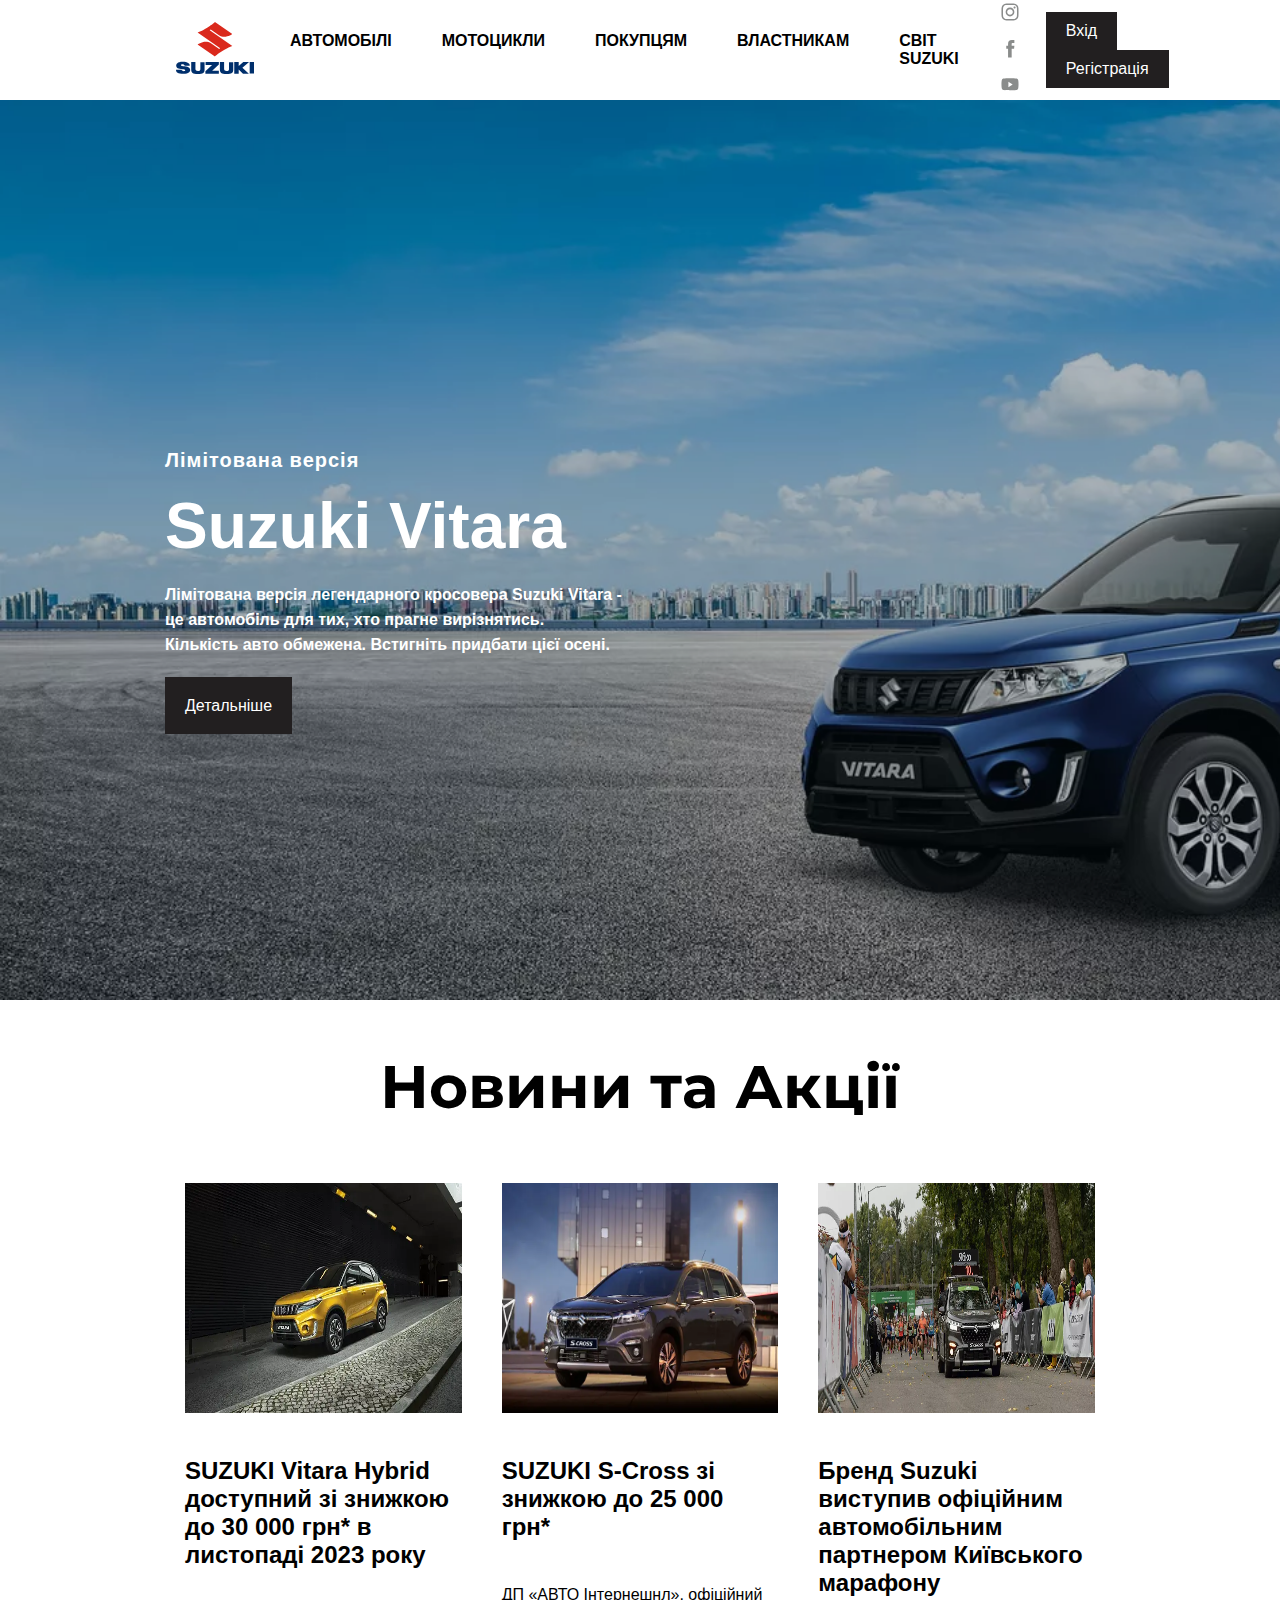
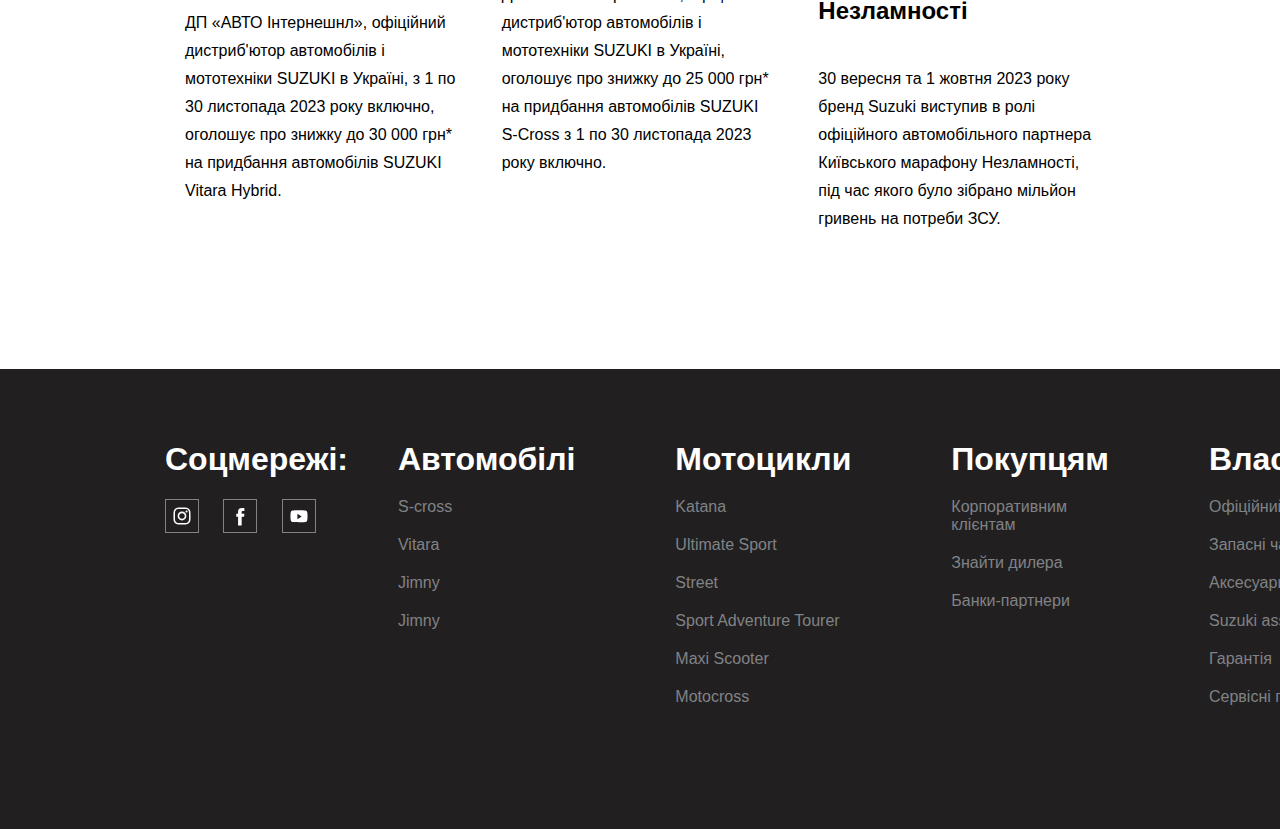
<file: index.html>
<!DOCTYPE html>
<html lang="uk">

<head>
    <meta charset="UTF-8">
    <meta name="viewport" content="width=device-width, initial-scale=1.0">
    <link rel="stylesheet" href="./css/style.css">
    <link rel="preconnect" href="https://fonts.googleapis.com">
    <link rel="preconnect" href="https://fonts.gstatic.com" crossorigin>
    <link
        href="https://fonts.googleapis.com/css2?family=Montserrat&family=Open+Sans:wght@400;600;700&family=Tinos&display=swap"
        rel="stylesheet">
    <title>Головна</title>
</head>

<body>
    <header class="header">
        <div class="container">
            <div class="header-line">
                <div class="header-logo">
                    <a href="./index.html"><img src="./images/logo.svg" alt="logo"></a>
                </div>
                <nav class="nav">
                    <a class="nav-item" href="./pages/auto.html">АВТОМОБІЛІ</a>
                    <a class="nav-item" href="./pages/moto.html">МОТОЦИКЛИ</a>
                    <a class="nav-item" href="#">ПОКУПЦЯМ</a>
                    <a class="nav-item" href="#">ВЛАСТНИКАМ</a>
                    <a class="nav-item" href="#">СВІТ SUZUKI</a>
                </nav>
                <div class="header-social">
                    <a class="header-social-link" href="https://www.instagram.com/"><img src="./images/insta.svg"
                            alt="instagram"></a>
                    <a class="header-social-link" href="https://uk-ua.facebook.com/"><img src="./images/facebook.svg"
                            alt="facebook"></a>
                    <a class="header-social-link" href="https://www.youtube.com/"><img src="./images/youtube.svg"
                            alt="youtube"></a>
                </div>
                <div class="user">
                    <p class="login">Вхід</p>
                <p class="reg">Регістрація</p>
                </div>
            </div>
        </div>
        <div class="header-down">
            <div class="container">
                <div class="header-info">
                    <h2 class="header-suptitle">Лімітована версія<h2>
                            <h1 class="header-title">Suzuki Vitara</h1>
                            <p class="header-subtitle">Лімітована версія легендарного кросовера Suzuki Vitara - <br> це
                                автомобіль для
                                тих, хто прагне вирізнятись.
                                <br>Кількість авто обмежена. Встигніть придбати цієї осені.
                            <p>
                                <a class="button" href="./pages/auto.html">Детальніше</a>
                </div>
            </div>
        </div>
    </header>
    <section class="news">
        <div class="container">
            <h1 class="news-title">Новини та Акції</h1>
            <div class="cards">
                <div class="card">
                    <img class="card-image" src="./images/card-car1.webp" alt="card-car1">
                    <h1 class="card-title">SUZUKI Vitara Hybrid доступний зі знижкою до 30 000 грн* в листопаді 2023
                        року</h1>
                    <p class="card-subtitle">ДП «АВТО Інтернешнл», офіційний дистриб'ютор автомобілів і мототехніки
                        SUZUKI в Україні, з 1 по
                        30 листопада 2023 року включно, оголошує про знижку до 30 000 грн* на придбання автомобілів
                        SUZUKI Vitara Hybrid. </p>
                </div>
                <div class="card">
                    <img class="card-image" src="./images/card-car2.webp" alt="card-car1">
                    <h1 class="card-title">SUZUKI S-Cross зі знижкою до 25 000 грн* </h1>
                    <p class="card-subtitle">ДП «АВТО Інтернешнл», офіційний дистриб'ютор автомобілів і мототехніки
                        SUZUKI в Україні, оголошує про знижку до 25 000 грн* на придбання автомобілів SUZUKI S-Cross з 1
                        по 30 листопада 2023 року включно. </p>
                </div>
                <div class="card">
                    <img class="card-image" src="./images/card-car3.webp" alt="card-car1">
                    <h1 class="card-title">Бренд Suzuki виступив офіційним автомобільним партнером Київського марафону
                        Незламності </h1>
                    <p class="card-subtitle">30 вересня та 1 жовтня 2023 року бренд Suzuki виступив в ролі офіційного
                        автомобільного партнера Київського марафону Незламності, під час якого було зібрано мільйон
                        гривень на потреби ЗСУ.</p>

                </div>
            </div>
        </div>
    </section>
    <footer>
        <div class="container">
            <div class="footer-row">
                <div class="footer-social">
                    <h1 class="footer-title">Соцмережі:</h1>
                    <div class="footer-images">
                        <a href="https://www.instagram.com/"><img class="footer-img" src="./images/insta_white.svg" alt="logo-instagram"></a>
                        <a href="https://uk-ua.facebook.com/"><img class="footer-img" src="./images/fb_white.svg" alt="logo-facebook"></a>
                        <a href="https://www.youtube.com/"><img class="footer-img" src="./images/youtube_white.svg" alt="logo-youtobe"></a>
                    </div>
                </div>
                <nav class="footer-nav">
                    <div class="footer-nav-category">
                        <h1 class="footer-nav-title">Автомобілі</h1>
                        <ul class="footer-nav-list">
                            <li>
                                <a class="footer-link" href="./pages/auto.html">S-cross</a>

                            </li>
                            <li>
                                <a  class="footer-link" href="./pages/auto.html">Vitara</a>

                            </li>
                            <li>
                                <a class="footer-link" href="./pages/auto.html">Jimny</a>

                            </li>
                            <li>
                                <a  class="footer-link" href="./pages/auto.html">Jimny</a>

                            </li>
                        </ul>
                    </div>
                    <div class="footer-nav-category">
                        <h1 class="footer-nav-title">Мотоцикли</h1>
                        <ul class="footer-nav-list">
                            <li>
                                <a class="footer-link" href="./pages/moto.html">Katana</a>

                            </li>
                            <li>
                                <a class="footer-link" href="./pages/moto.html">Ultimate Sport</a>

                            </li>
                            <li>
                                <a class="footer-link"href="./pages/moto.html">Street</a>

                            </li>
                            <li>
                                <a class="footer-link" href="./pages/moto.html">Sport Adventure Tourer</a>

                            </li>
                            <li>
                                <a class="footer-link" href="./pages/moto.html">Maxi Scooter</a>

                            </li>
                            <li>
                                <a class="footer-link" href="./pages/moto.html">Motocross</a>

                            </li>
                        </ul>
                    </div>
                    <div class="footer-nav-category">
                        <h1 class="footer-nav-title">Покупцям</h1>
                        <ul class="footer-nav-list">
                            <li>
                                <a class="footer-link" href="#">Корпоративним клієнтам</a>

                            </li>
                            <li>
                                <a class="footer-link" href="#">Знайти дилера</a>

                            </li>
                            <li>
                                <a  class="footer-link" href="#">Банки-партнери</a>

                            </li>
                        </ul>
                    </div>
                    <div class="footer-nav-category">
                        <h1 class="footer-nav-title">Власникам</h1>
                        <ul class="footer-nav-list">
                            <li>
                                <a  class="footer-link" href="#">Офіційний сервіс</a>

                            </li>
                            <li>
                                <a  class="footer-link" href="#">Запасні частини</a>

                            </li>
                            <li>
                                <a class="footer-link" href="#">Аксесуари</a>

                            </li>
                            <li>
                                <a class="footer-link" href="#">Suzuki assistance</a>

                            </li>
                            
                            <li>
                                <a class="footer-link" href="#">Гарантія</a>

                            </li>
                            <li>
                                <a class="footer-link" href="#">Сервісні програми</a>

                            </li>
                        </ul>
                    </div>
                    <div class="footer-nav-category">
                        <h1 class="footer-nav-title">Світ Suzuki</h1>
                        <ul class="footer-nav-list">
                            <li>
                                <a  class="footer-link" href="#">Новини та Акції</a>

                            </li>
                            <li>
                                <a  class="footer-link" href="#">Про компанію</a>

                            </li>
                            <li>
                                <a class="footer-link" href="#">Змі про нас</a>

                            </li>
                            <li>
                                <a class="footer-link" href="#">Історія</a>

                            </li>
                            <li>
                                <a class="footer-link" href="#">Контакти</a>

                            </li>
                        </ul>
                    </div>
                </nav>
            </div>
        </div>
    </footer>
</body>

</html>
</file>
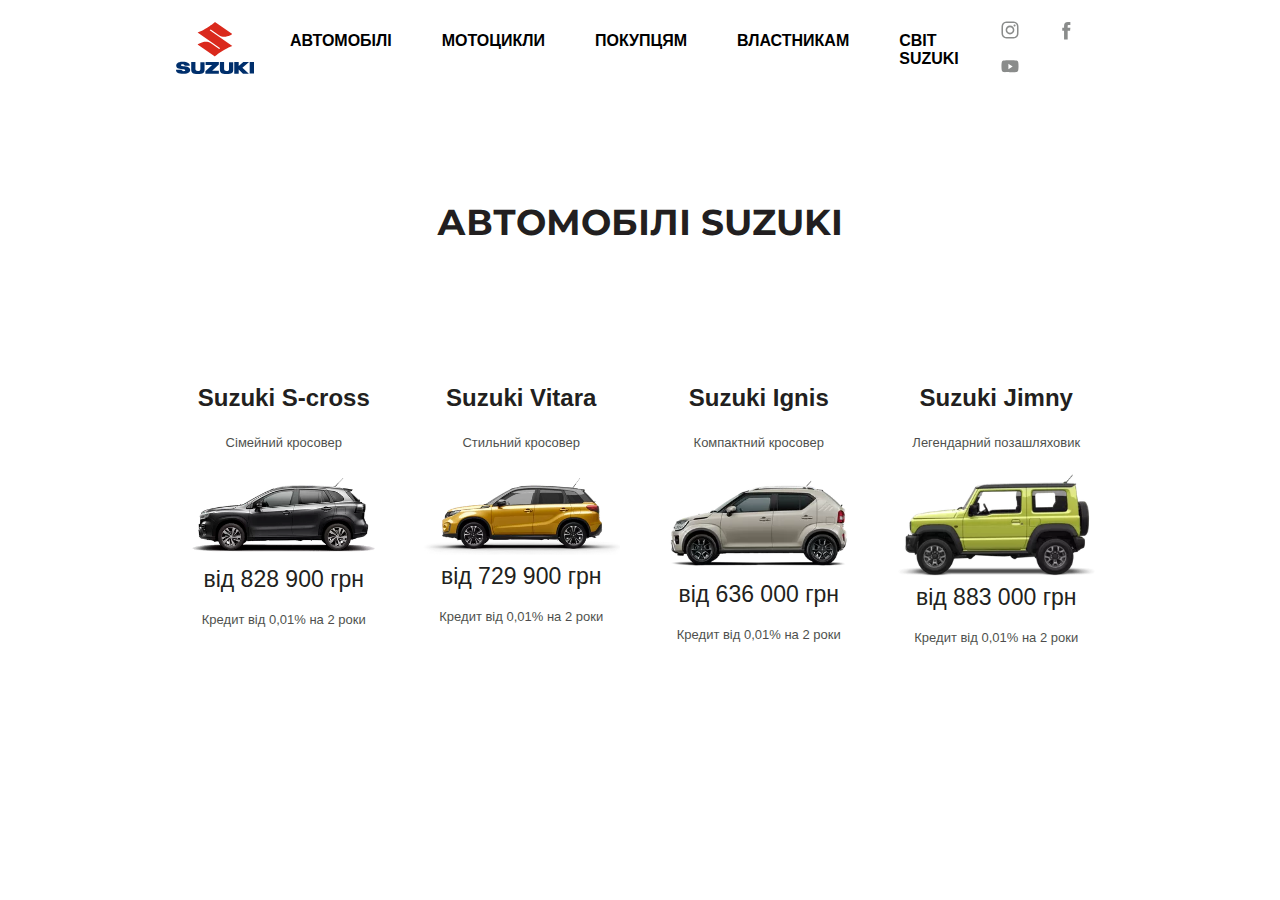
<file: pages/auto.html>
<!DOCTYPE html>
<html lang="uk">

<head>
    <meta charset="UTF-8">
    <meta name="viewport" content="width=device-width, initial-scale=1.0">
    <link rel="stylesheet" href="../css/style.css">
    <link rel="preconnect" href="https://fonts.googleapis.com">
    <link rel="preconnect" href="https://fonts.gstatic.com" crossorigin>
    <link
        href="https://fonts.googleapis.com/css2?family=Montserrat&family=Open+Sans:wght@400;600;700&family=Tinos&display=swap"
        rel="stylesheet">
    <title>Автомобілі</title>
</head>

<body>
    <header class="header">
        <div class="container">
            <div class="header-line">
                <div class="header-logo">
                    <a href="../index.html"><img src="../images/logo.svg" alt="logo"></a>
                </div>
                <nav class="nav">
                    <a class="nav-item" href="./auto.html">АВТОМОБІЛІ</a>
                    <a class="nav-item" href="./moto.html">МОТОЦИКЛИ</a>
                    <a class="nav-item" href="#">ПОКУПЦЯМ</a>
                    <a class="nav-item" href="#">ВЛАСТНИКАМ</a>
                    <a class="nav-item" href="#">СВІТ SUZUKI</a>
                </nav>
                <div class="header-social">
                    <a class="header-social-link" href="https://www.instagram.com/"><img src="../images/insta.svg"
                            alt="instagram"></a>
                    <a class="header-social-link" href="https://uk-ua.facebook.com/"><img src="../images/facebook.svg"
                            alt="facebook"></a>
                    <a class="header-social-link" href="https://www.youtube.com/"><img src="../images/youtube.svg"
                            alt="youtube"></a>
                </div>
            </div>
        </div>
    </header>
    <section class="main">
        <div class="container">
            <h1 class="main-title">АВТОМОБІЛІ SUZUKI</h1>
        <div class="cars">
            <div class="car">
                <h1 class="car-title">Suzuki S-cross</h1>
                <p class="car-subtitle">Сімейний кросовер</p>
                <img src="../images/sellcar1.webp" alt="Suzuki S-cross" class="car-image">
                <h2 class="car-price">від 828 900 грн</h2>
                <p class="car-credit">Кредит від 0,01% на 2 роки</p>
            </div>
            <div class="car">
                <h1 class="car-title">Suzuki Vitara</h1>
                <p class="car-subtitle">Стильний кросовер</p>
                <img src="../images/sellcar2.webp" alt="Suzuki Vitara" class="car-image">
                <h2 class="car-price">від 729 900 грн</h2>
                <p class="car-credit">Кредит від 0,01% на 2 роки</p>
            </div>
            <div class="car">
                <h1 class="car-title">Suzuki Ignis</h1>
                <p class="car-subtitle">Компактний кросовер</p>
                <img src="../images/sellcar3.webp" alt="Suzuki Ignis" class="car-image">
                <h2 class="car-price">від 636 000 грн</h2>
                <p class="car-credit">Кредит від 0,01% на 2 роки</p>
            </div>
            <div class="car">
                <h1 class="car-title">Suzuki Jimny</h1>
                <p class="car-subtitle">Легендарний позашляховик</p>
                <img src="../images/sellcar4.webp" alt="Suzuki Jimny" class="car-image">
                <h2 class="car-price">від 883 000 грн</h2>
                <p class="car-credit">Кредит від 0,01% на 2 роки</p>
            </div>
        </div>
        </div>
    </section>
</body>

</html>
</file>
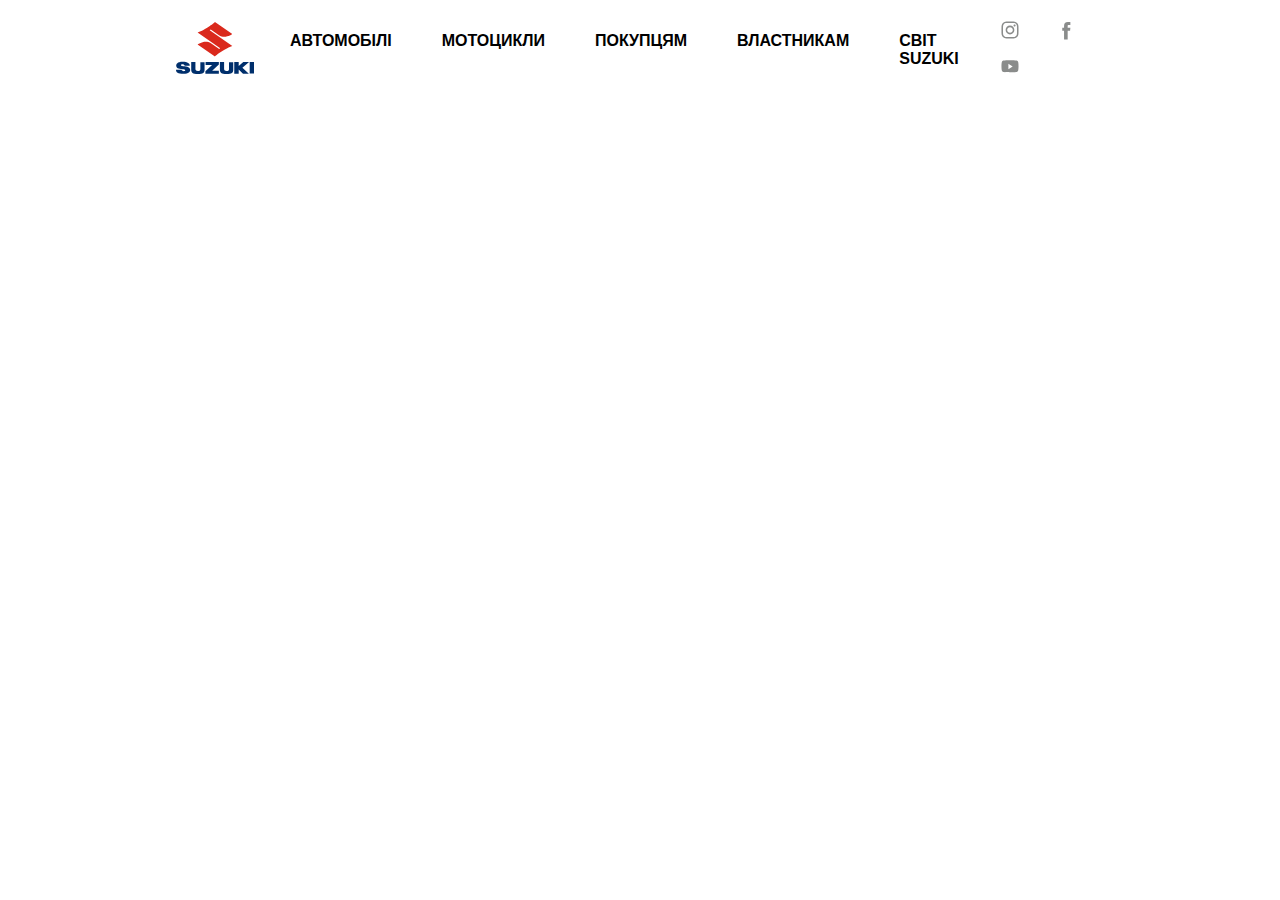
<file: pages/buyers.html>
<!DOCTYPE html>
<html lang="uk">
<head>
    <meta charset="UTF-8">
    <meta name="viewport" content="width=device-width, initial-scale=1.0">
    <link rel="stylesheet" href="../css/style.css">
    <title>Document</title>
</head>
<body>
    <header class="header">
        <div class="container">
            <div class="header-line">
                <div class="header-logo">
                    <a href="../index.html"><img src="../images/logo.svg" alt="logo"></a>
                </div>
                <nav class="nav">
                    <a class="nav-item" href="./auto.html">АВТОМОБІЛІ</a>
                    <a class="nav-item" href="./moto.html">МОТОЦИКЛИ</a>
                    <a class="nav-item" href="./buyers.html">ПОКУПЦЯМ</a>
                    <a class="nav-item" href="#">ВЛАСТНИКАМ</a>
                    <a class="nav-item" href="#">СВІТ SUZUKI</a>
                </nav>
                <div class="header-social">
                    <a class="header-social-link" href="https://www.instagram.com/"><img src="../images/insta.svg"
                            alt="instagram"></a>
                    <a class="header-social-link" href="https://uk-ua.facebook.com/"><img src="../images/facebook.svg"
                            alt="facebook"></a>
                    <a class="header-social-link" href="https://www.youtube.com/"><img src="../images/youtube.svg"
                            alt="youtube"></a>
                </div>
            </div>
        </div>
    </header>
</body>
</html>
</file>
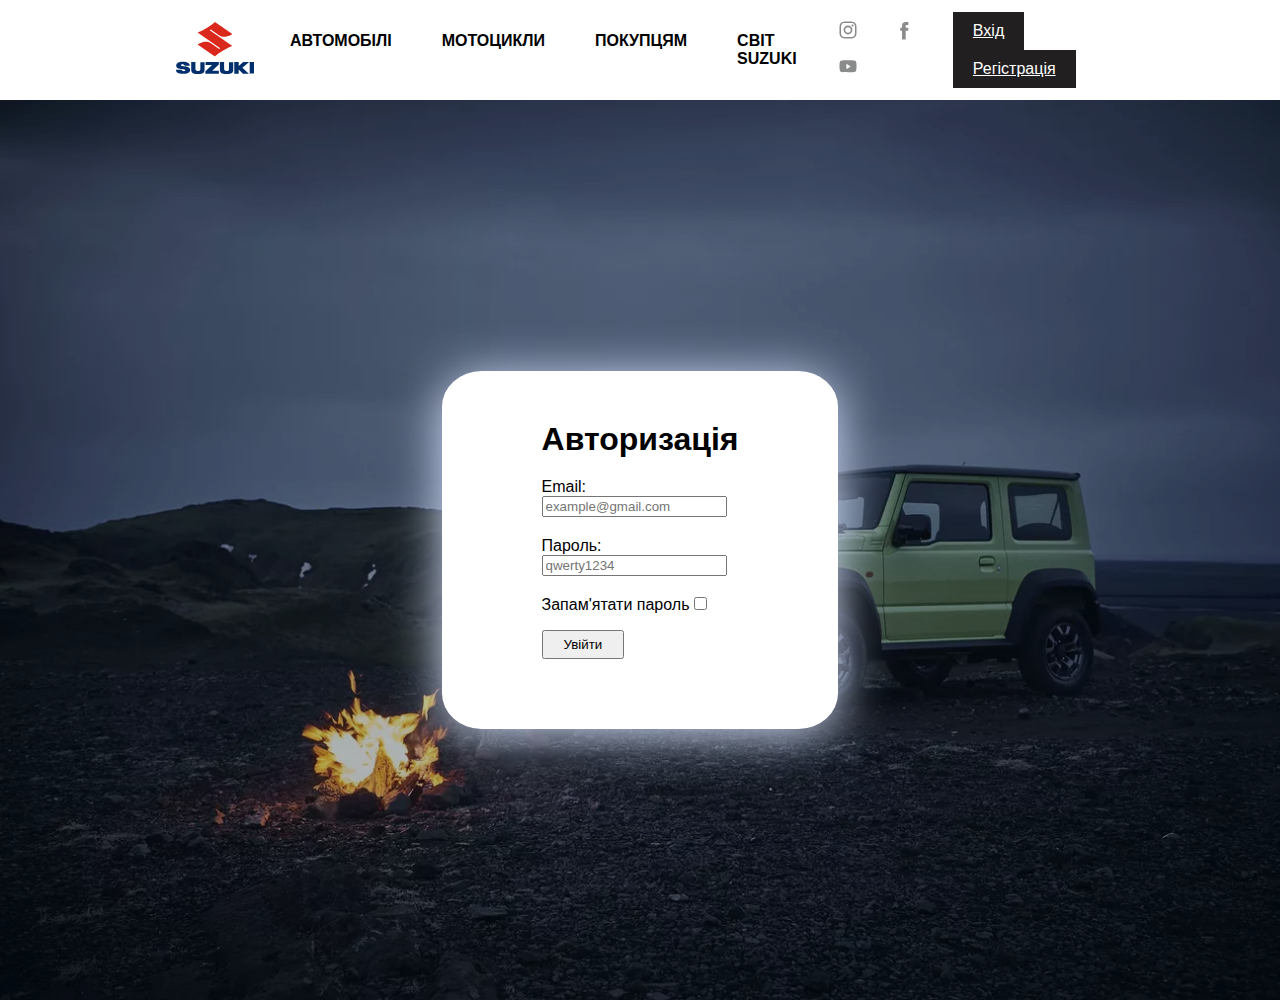
<file: pages/login.html>
<!DOCTYPE html>
<html lang="uk">

<head>
    <meta charset="UTF-8">
    <meta name="viewport" content="width=device-width, initial-scale=1.0">
    <link rel="stylesheet" href="../css/style.css">
    <title>Авторизація</title>
</head>
<style>
    h1,
    label,
    input {
        margin-bottom: 20px;
    }

    button {
        padding: 20px;
    }

    form {
        position: relative;
        z-index: 2;
        max-width: 415px;
        background-color: #fff;
        box-shadow: 0px 6px 50px rgb(217, 229, 255);
        padding: 50px 100px;
        border-radius: 10%;
    }

    * {
        margin: 0;
    }

    .header-down {
        background-image: url(../images/log_regcar.webp);
        display: flex;
        flex-direction: column;
        justify-content: center;
        align-items: center;
        height: 100vh;
    }
</style>

<body>
    <header class="header">
        <div class="container">
            <div class="header-line">
                <div class="header-logo">
                    <a href="../index.html"><img src="../images/logo.svg" alt="logo"></a>
                </div>
                <nav class="nav">
                    <a class="nav-item" href="./auto.html">АВТОМОБІЛІ</a>
                    <a class="nav-item" href="./moto.html">МОТОЦИКЛИ</a>
                    <a class="nav-item" href="./buyers.html">ПОКУПЦЯМ</a>
                    <a class="nav-item" href="./suzuki.html">СВІТ SUZUKI</a>
                </nav>
                <div class="header-social">
                    <a class="header-social-link" href="https://www.instagram.com/"><img src="../images/insta.svg"
                            alt="instagram"></a>
                    <a class="header-social-link" href="https://uk-ua.facebook.com/"><img src="../images/facebook.svg"
                            alt="facebook"></a>
                    <a class="header-social-link" href="https://www.youtube.com/"><img src="../images/youtube.svg"
                            alt="youtube"></a>
                </div>
                <div class="header-buttons">
                    <a class="login" href="../pages/login.html">Вхід</a>
                    <a class="reg" href="../pages/reg.html">Регістрація</a>
                </div>
            </div>
        </div>
        <div class="header-down">
            <div class="container">
                <div class="header-log">
                    <form action="../index.html">
                        <h1>Авторизація</h1>
                        <label>Email: <br> <input type="email" name="email" placeholder="example@gmail.com"></label>
                        <br>
                        <label>Пароль: <br> <input type="password" name="password" placeholder="qwerty1234"></label>
                        <br>
                        <label>Запам'ятати пароль <input type="checkbox" name="savepassword" id=""></label> <br>
                        <input style="padding: 5px 20px;" type="submit" value="Увійти">
                    </form>
                </div>
            </div>
        </div>
    </header>

</body>

</html>
</file>
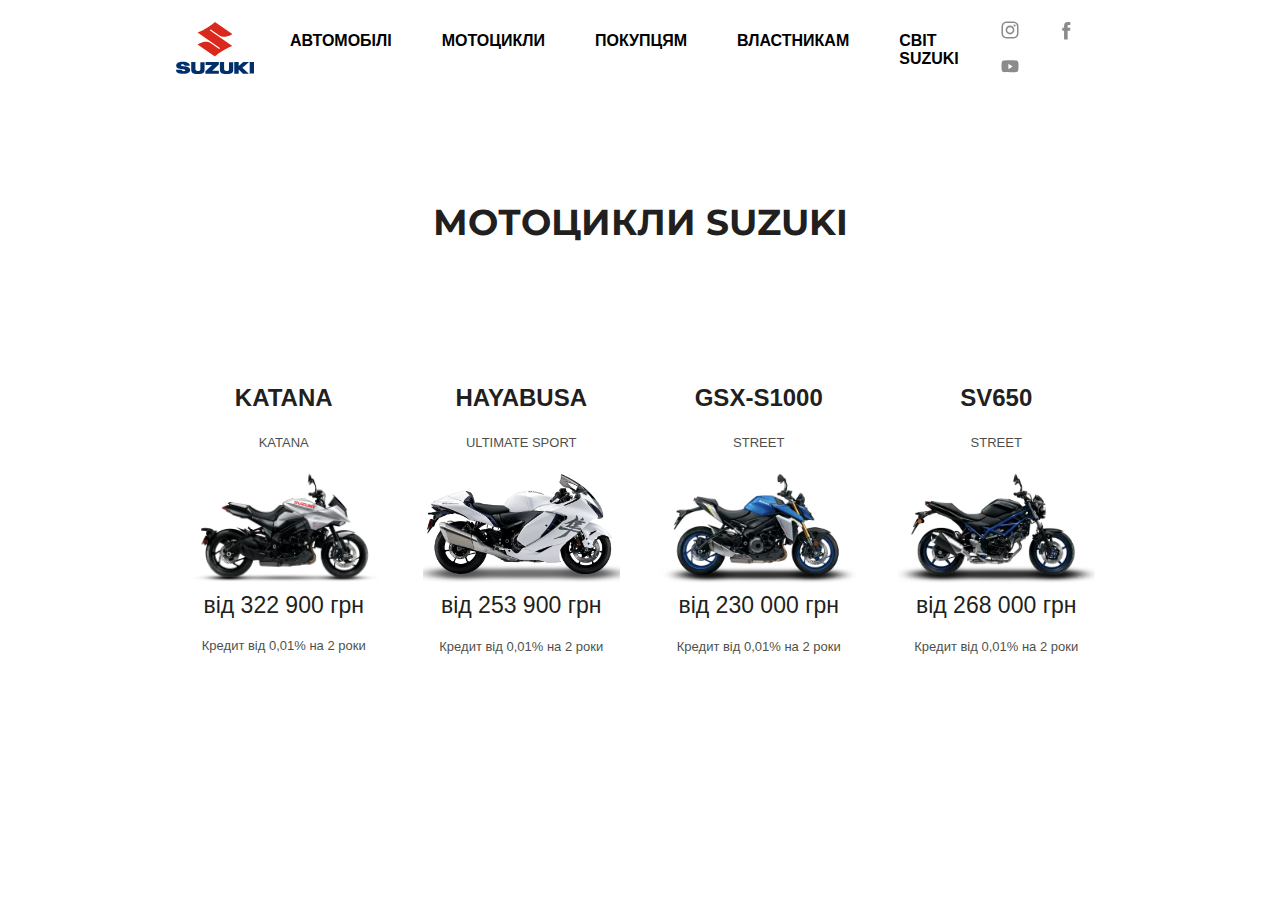
<file: pages/moto.html>
<!DOCTYPE html>
<html lang="uk">

<head>
    <meta charset="UTF-8">
    <meta name="viewport" content="width=device-width, initial-scale=1.0">
    <link rel="stylesheet" href="../css/style.css">
    <link rel="preconnect" href="https://fonts.googleapis.com">
    <link rel="preconnect" href="https://fonts.gstatic.com" crossorigin>
    <link
        href="https://fonts.googleapis.com/css2?family=Montserrat&family=Open+Sans:wght@400;600;700&family=Tinos&display=swap"
        rel="stylesheet">
    <title>Мотоцикли</title>
</head>

<body>
    <header class="header">
        <div class="container">
            <div class="header-line">
                <div class="header-logo">
                    <a href="../index.html"><img src="../images/logo.svg" alt="logo"></a>
                </div>
                <nav class="nav">
                    <a class="nav-item" href="./auto.html">АВТОМОБІЛІ</a>
                    <a class="nav-item" href="./moto.html">МОТОЦИКЛИ</a>
                    <a class="nav-item" href="#">ПОКУПЦЯМ</a>
                    <a class="nav-item" href="#">ВЛАСТНИКАМ</a>
                    <a class="nav-item" href="#">СВІТ SUZUKI</a>
                </nav>
                <div class="header-social">
                    <a class="header-social-link" href="https://www.instagram.com/"><img src="../images/insta.svg"
                            alt="instagram"></a>
                    <a class="header-social-link" href="https://uk-ua.facebook.com/"><img src="../images/facebook.svg"
                            alt="facebook"></a>
                    <a class="header-social-link" href="https://www.youtube.com/"><img src="../images/youtube.svg"
                            alt="youtube"></a>
                </div>
            </div>
        </div>
    </header>
    <section class="main">
        <div class="container">
            <h1 class="main-title">МОТОЦИКЛИ SUZUKI</h1>
        <div class="cars">
            <div class="car">
                <h1 class="car-title">KATANA</h1>
                <p class="car-subtitle">KATANA</p>
                <img src="../images/sellmoto1.webp" alt="KATANA" class="car-image">
                <h2 class="car-price">від 322 900 грн</h2>
                <p class="car-credit">Кредит від 0,01% на 2 роки</p>
            </div>
            <div class="car">
                <h1 class="car-title">HAYABUSA</h1>
                <p class="car-subtitle">ULTIMATE SPORT</p>
                <img src="../images/sellmoto2.webp" alt="HAYABUSA" class="car-image">
                <h2 class="car-price">від 253 900 грн</h2>
                <p class="car-credit">Кредит від 0,01% на 2 роки</p>
            </div>
            <div class="car">
                <h1 class="car-title">GSX-S1000</h1>
                <p class="car-subtitle">STREET</p>
                <img src="../images/sellmoto3.webp" alt="GSX-S1000" class="car-image">
                <h2 class="car-price">від 230 000 грн</h2>
                <p class="car-credit">Кредит від 0,01% на 2 роки</p>
            </div>
            <div class="car">
                <h1 class="car-title">SV650</h1>
                <p class="car-subtitle">STREET</p>
                <img src="../images/sellmoto4.webp" alt="SV650" class="car-image">
                <h2 class="car-price">від 268 000 грн</h2>
                <p class="car-credit">Кредит від 0,01% на 2 роки</p>
            </div>
        </div>
        </div>
    </section>
</body>

</html>
</file>
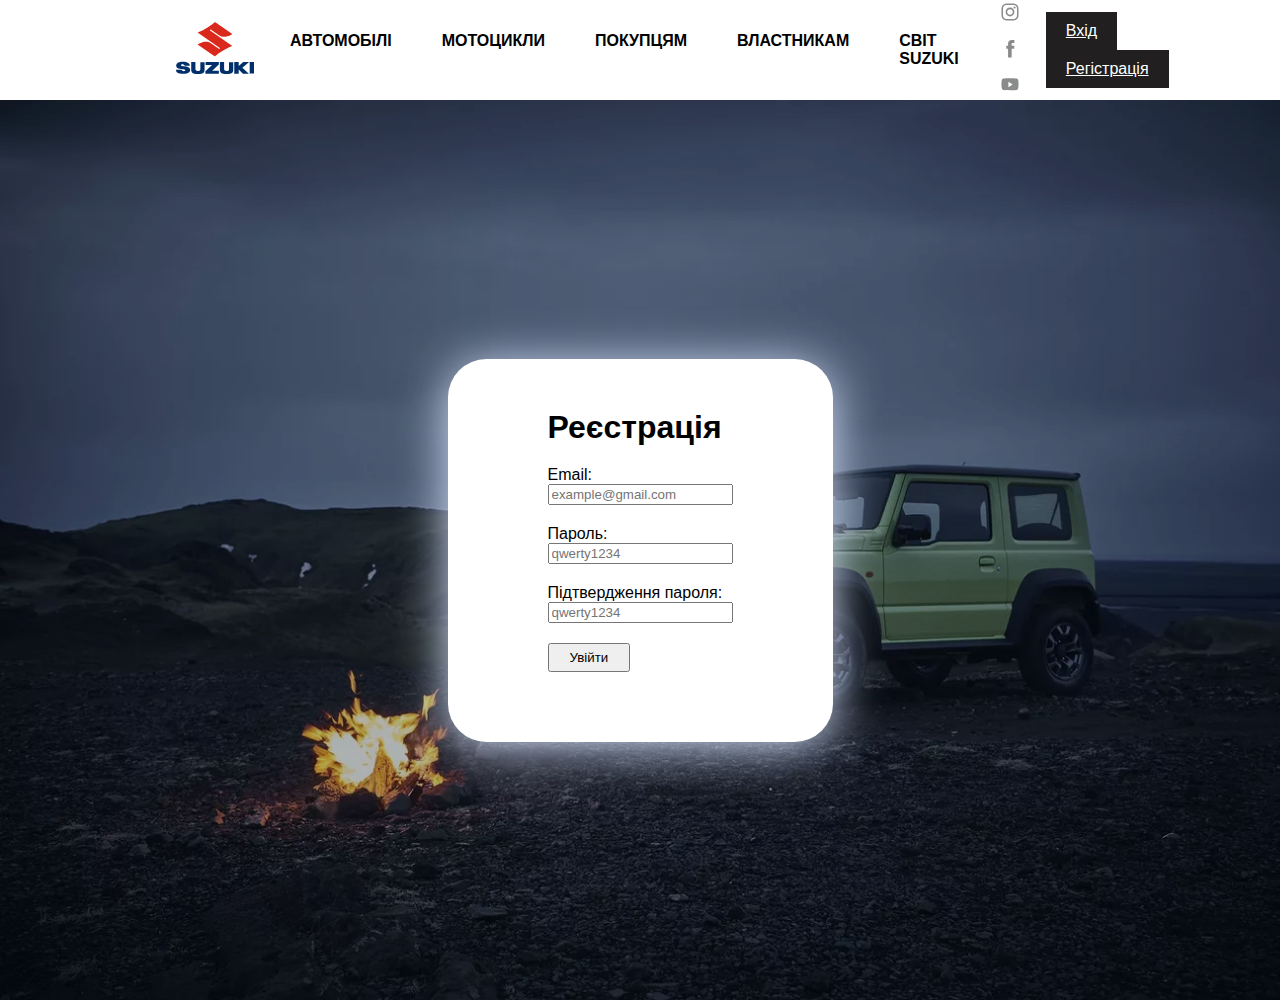
<file: pages/reg.html>
<!DOCTYPE html>
<html lang="uk">
<head>
    <meta charset="UTF-8">
    <meta name="viewport" content="width=device-width, initial-scale=1.0">
    <link rel="stylesheet" href="../css/style.css">
    <title>Авторизація</title>
</head>
<style>
    h1,label,input{
        margin-bottom: 20px;
    }

    button{
        padding: 20px;
    }

    form {
        position: relative;
        z-index: 2;
        max-width: 415px;
        background-color: #fff;
        box-shadow: 0px 6px 50px rgb(217,229,255);
        padding: 50px 100px;
        border-radius: 10%;
    }
    *{
        margin: 0;
    }

    .header-down{
        background-image: url(../images/log_regcar.webp);
        display: flex;
        flex-direction: column;
        justify-content: center;
        align-items: center;
        height: 100vh;
    }
</style>
<body>
    <header class="header">
        <div class="container">
            <div class="header-line">
                <div class="header-logo">
                    <a href="../index.html"><img src="../images/logo.svg" alt="logo"></a>
                </div>
                <nav class="nav">
                    <a class="nav-item" href="./auto.html">АВТОМОБІЛІ</a>
                    <a class="nav-item" href="./moto.html">МОТОЦИКЛИ</a>
                    <a class="nav-item" href="./buyers.html">ПОКУПЦЯМ</a>
                    <a class="nav-item" href="#">ВЛАСТНИКАМ</a>
                    <a class="nav-item" href="#">СВІТ SUZUKI</a>
                </nav>
                <div class="header-social">
                    <a class="header-social-link" href="https://www.instagram.com/"><img src="../images/insta.svg"
                            alt="instagram"></a>
                    <a class="header-social-link" href="https://uk-ua.facebook.com/"><img src="../images/facebook.svg"
                            alt="facebook"></a>
                    <a class="header-social-link" href="https://www.youtube.com/"><img src="../images/youtube.svg"
                            alt="youtube"></a>
                </div>
                <div class="header-buttons">
                    <a class="login" href="../pages/login.html">Вхід</a>
                    <a class="reg" href="../pages/reg.html">Регістрація</a>
                </div>
            </div>
        </div>
        <div class="header-down">
            <div class="container">
                <div class="header-log">
                    <form action="../index.html">
                        <h1>Реєстрація</h1>
                        <label>Email: <br> <input type="email" name="email" placeholder="example@gmail.com"></label> <br>
                        <label>Пароль: <br> <input type="password" name="password" placeholder="qwerty1234"></label> <br>
                        <label>Підтвердження пароля: <br> <input type="password" name="password" placeholder="qwerty1234"></label> <br>
                        <input style="padding: 5px 20px;" type="submit" value="Увійти">
                    </form>
                </div>
            </div>
        </div>
    </header>
    
</body>
</html>
</file>
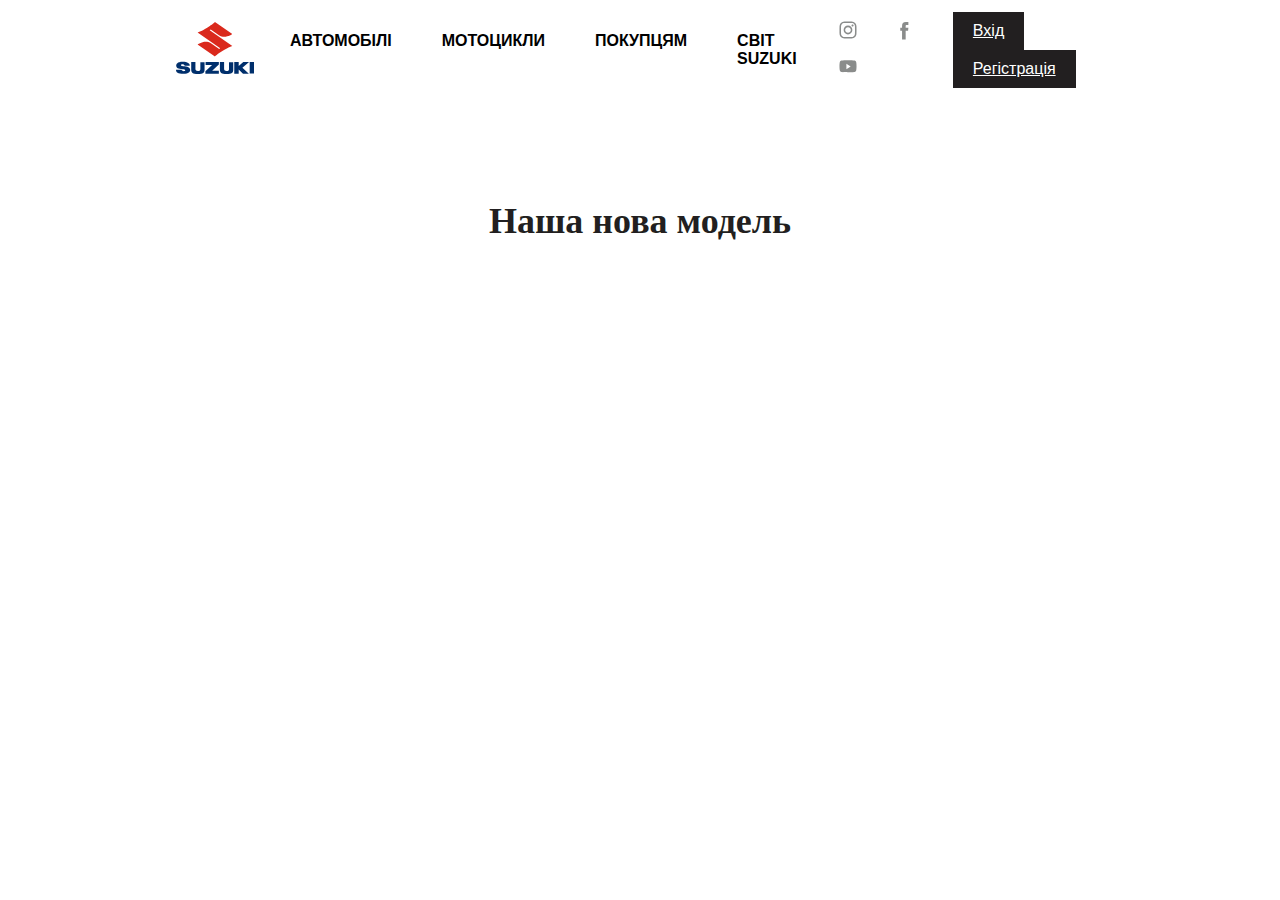
<file: pages/suzuki.html>
<!DOCTYPE html>
<html lang="en">

<head>
    <meta charset="UTF-8">
    <meta name="viewport" content="width=device-width, initial-scale=1.0">
    <link rel="stylesheet" href="../css/style.css">
    <title>Світ suzuki</title>
</head>

<body>
    <header class="header">
        <div class="container">
            <div class="header-line">
                <div class="header-logo">
                    <a href="../index.html"><img src="../images/logo.svg" alt="logo"></a>
                </div>
                <nav class="nav">
                    <a class="nav-item" href="./auto.html">АВТОМОБІЛІ</a>
                    <a class="nav-item" href="./moto.html">МОТОЦИКЛИ</a>
                    <a class="nav-item" href="./buyers.html">ПОКУПЦЯМ</a>
                    <a class="nav-item" href="./suzuki.html">СВІТ SUZUKI</a>
                </nav>
                <div class="header-social">
                    <a class="header-social-link" href="https://www.instagram.com/"><img src="../images/insta.svg"
                            alt="instagram"></a>
                    <a class="header-social-link" href="https://uk-ua.facebook.com/"><img src="../images/facebook.svg"
                            alt="facebook"></a>
                    <a class="header-social-link" href="https://www.youtube.com/"><img src="../images/youtube.svg"
                            alt="youtube"></a>
                </div>
                <div class="header-buttons">
                    <a class="login" href="../pages/login.html">Вхід</a>
                    <a class="reg" href="../pages/reg.html">Регістрація</a>
                </div>
            </div>
        </div>
    </header>
    <h1 class="main-title">Наша нова модель</h1>
    <div class="container">
        <iframe style="margin-left: 500px;" width="640" height="395" src="https://www.youtube.com/embed/8kiCc8UJiWo?si=vgnI0hm4hy3c0Yd-"
        title="YouTube video player" frameborder="0"
        allow="accelerometer; autoplay; clipboard-write; encrypted-media; gyroscope; picture-in-picture; web-share"
        allowfullscreen></iframe>
    </div>
</body>

</html>
</file>
<file: css/style.css>
body{
    margin: 0;
}
.container{
    margin: 0 165px;
    font-family: Arial, sans-serif;
}


.header-line {
    /* background-color: #fff;
    z-index: 1000;
    position: fixed; */
    display: flex;
    align-items: center;
    justify-content: space-between;
    max-height: 100px;
    width: 100%;
}

.header-down{
    position: relative;
    background-image: url(../images/indexcar.webp);
    height: 100vh; 
    background-repeat: no-repeat;
    background-size: cover;
}

.header-down::before{
    content: "";
    position: absolute;
    top: 0;
    left: 0;
    width: 100%;
    height: 100%;
    background-color: #02141c;
    opacity: 0.3;
}

    

.login, .reg{
    background-color: #221f20;
    color: #fff;
    padding: 10px 20px;
    margin: 0 10px;
    float: left;
}


.header-info{
position: absolute;
top: 350px;
}

.header-suptitle{
    color: #fff;
    font-size: 20px;
    line-height: 20px;
    font-weight: 700;
    letter-spacing: 1px;
    margin: 0 0 20px;
}

.header-title{
    color: #fff;
    font-size: 64px;
    line-height: 72px;
    font-weight: 700;
    margin: 0 0 20px;
}

.header-subtitle{
    color: #fff;
    font-size: 16px;
    font-weight: 700;
    margin: 0 0 40px;
    line-height: 25px;
}

.button{
    background-color: #221f20;
    padding: 20px;
    text-decoration: none;
    color: #fff;
}

.nav{
    display: flex;
    justify-content: space-between;
}

.nav-item{
    text-decoration: none;
    color: black;
    font-weight: 700;
    margin: 0 25px;
    transition: color 0.4s solid;
}

.nav-item:hover{
    color: red;
}

.header-social-link{
    margin: 0 10px;
}

.news-title{
    font-family: 'Montserrat';
    margin-top: 50px;
    text-align: center;
    font-size: 60px;
}

.cards{
    display: flex;
    justify-content: space-between;
    margin-bottom: 100px;
}

.card{
    padding: 20px;
    width: 30%;
}

.card:hover{
    background-color: rgba(218, 216, 216, 0.452); 
}

.card-image{
width: 100%;
height: 230px;
}

.card-title{
    font-size: 24px;
    font-weight: 700;
    margin: 40px 0;
}

.card-subtitle{
    font-size: 16px;
    line-height: 28px;
}

.main{
    position: relative;
}

.main-title{
    margin: 100px 0;
    text-align: center;
    font-weight: 700;
    font-size: 36px;
    font-family: 'Montserrat';
    color: #221f20;
}

.cars{
    display: flex;
    justify-content: space-between;
    margin-bottom: 100px;
}

.car{
    width: 25%;
    padding: 20px;
}

.car:hover{
    background-color: rgba(218, 216, 216, 0.452)
}

.car-title{
    font-weight: 700;
    text-align: center;
    color: #221f20;
    font-size: 24px;
    line-height: 1.5;
    
}

.car-subtitle, .car-credit{
    font-weight: 400;
    text-align: center;
    color: #221f20;
    opacity: .8;
    font-size: 13px;
    line-height: 1.7142857143;
    letter-spacing: normal;
    margin-bottom: 20px;
}

.car-image{
    max-height: 100%;
    max-width: 100%;
    width: auto;
    margin: 0 auto;
}

.car-price{
    margin: 0;
    padding: 0;
    border: 0;
    font-weight: 400;
    font-size: 23px;
    line-height: 1.5;
    color: #221f20;
    text-align: center;
}

footer{
    display: flex;
    /* align-items: center; */
    background-color: #221f20;
    color: #fff;
    height: 40vh;
    padding-top: 50px;
    padding-bottom: 50px;
}

.footer-row{
    display: flex;
    flex-direction: row;
    /* justify-content: space-between; */
}

.footer-nav{
    display: flex;
    flex-direction: row;
    flex-grow: 1;
}

.footer-nav-category{
    margin: 0 50px;
}

.footer-social{
    display: block;

}

.footer-images{
    /* display: flex;
    justify-content: center; */
    margin-top: 20px;
}

.footer-img{
    margin-right: 20px;
    border: 1px solid #808386;
}

.footer-link{
    text-decoration: none;
    color: #808386;
}

.footer-nav-list{
    list-style: none;
    padding: 0px;
}


li{
    margin-bottom: 20px;
}

.footer-nav-title{
    margin-bottom: 20px;
}
</file>
